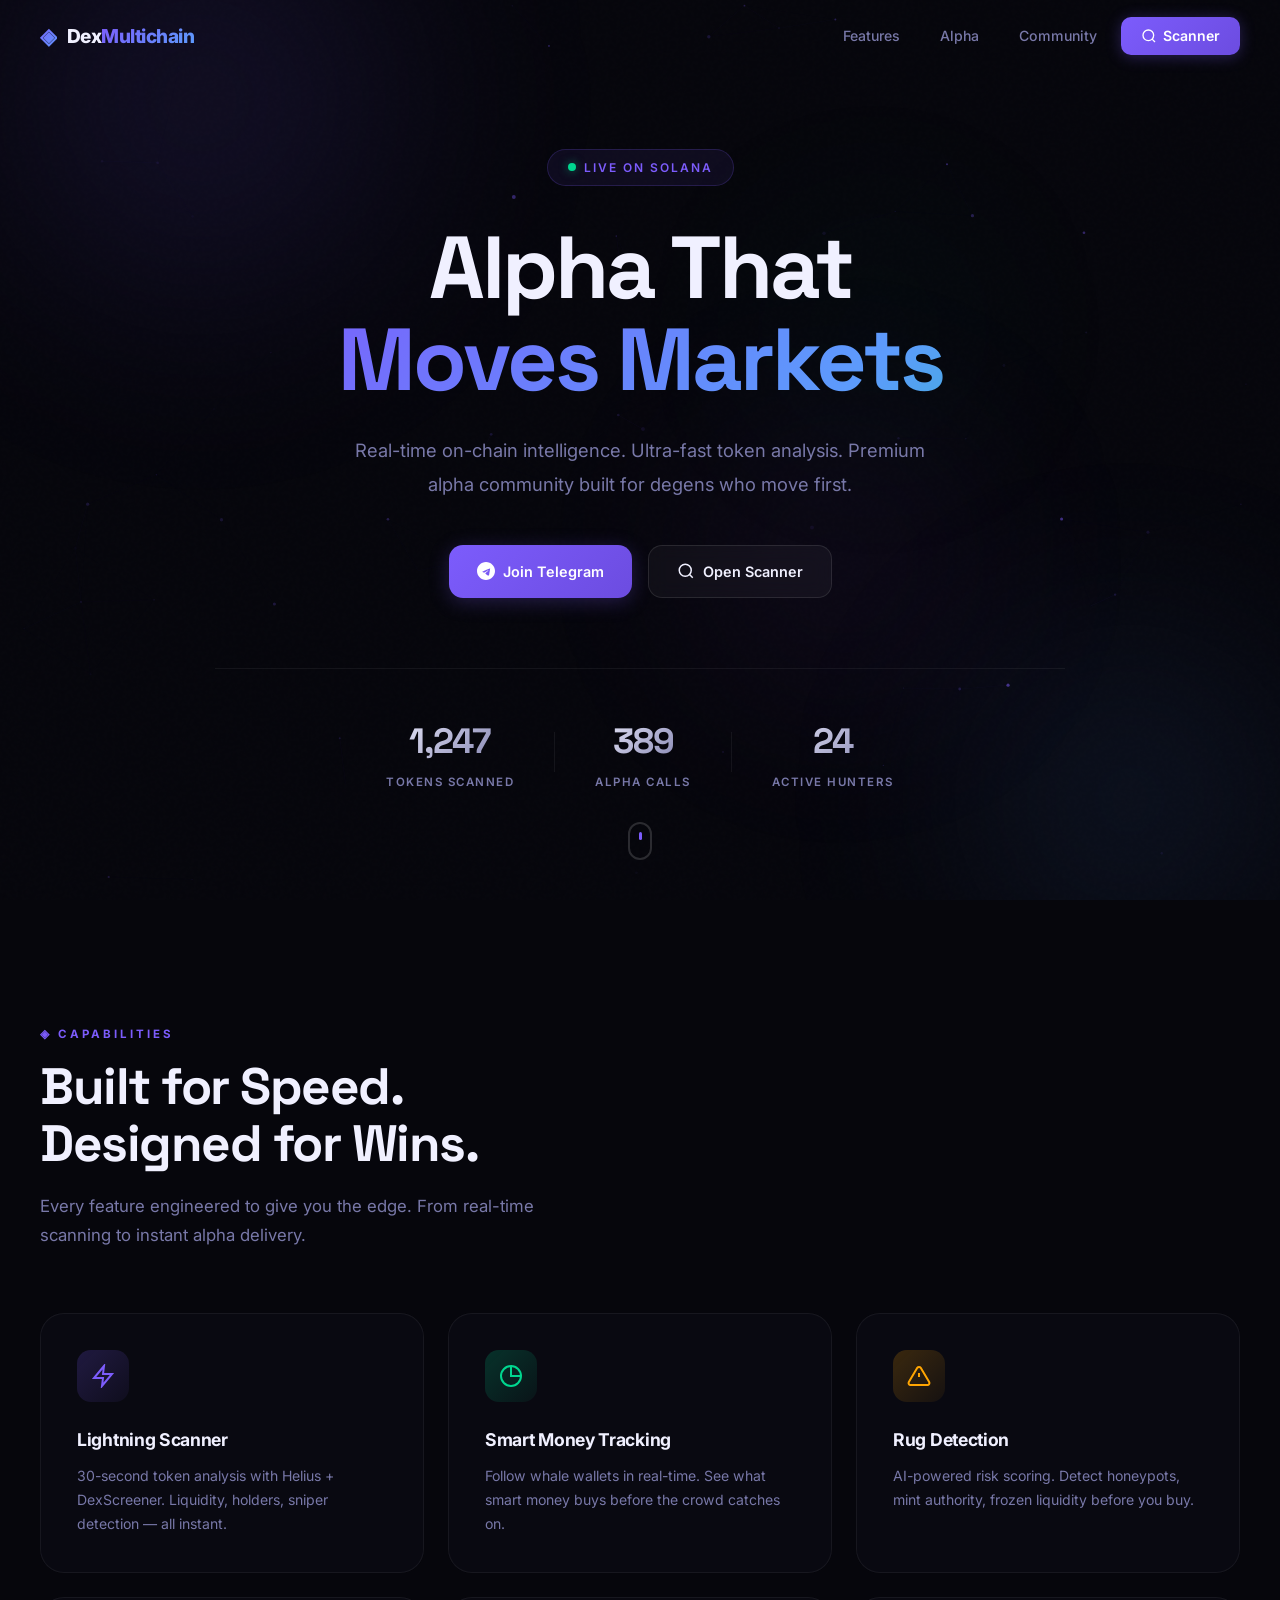
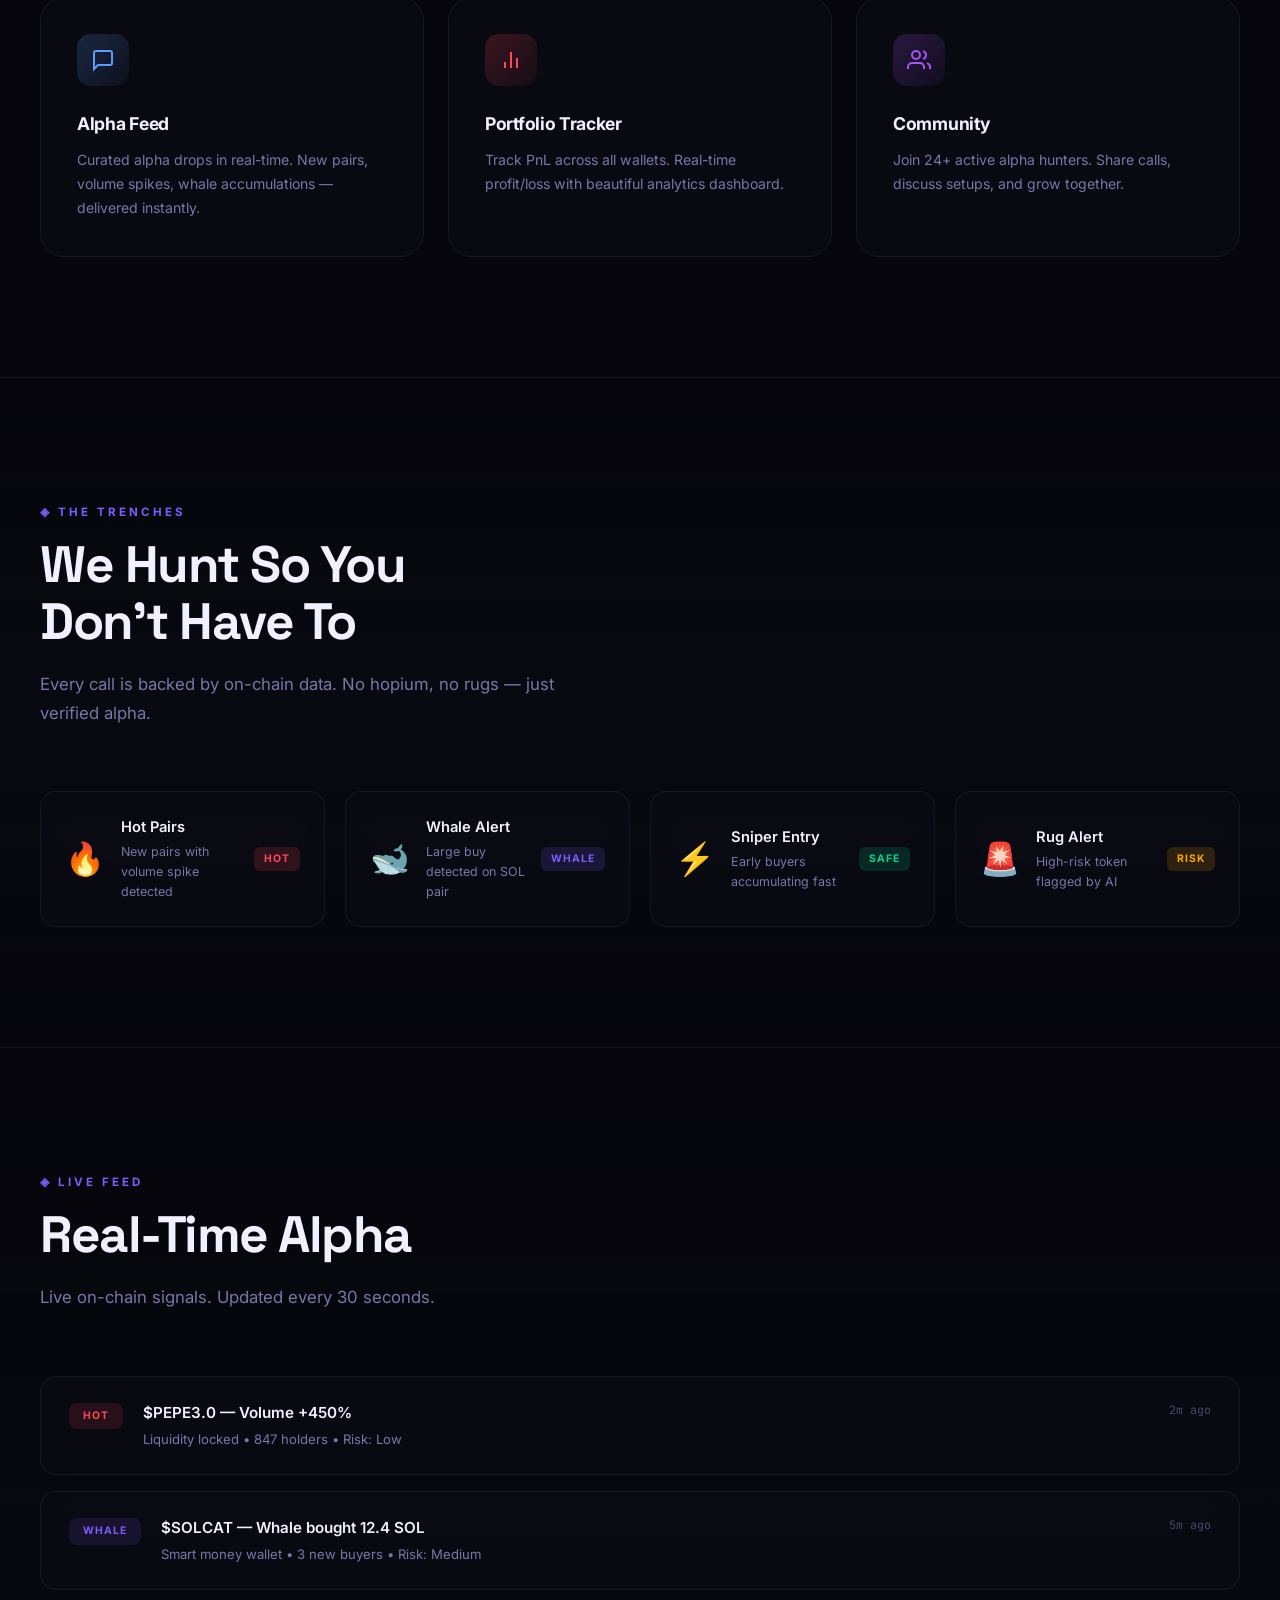
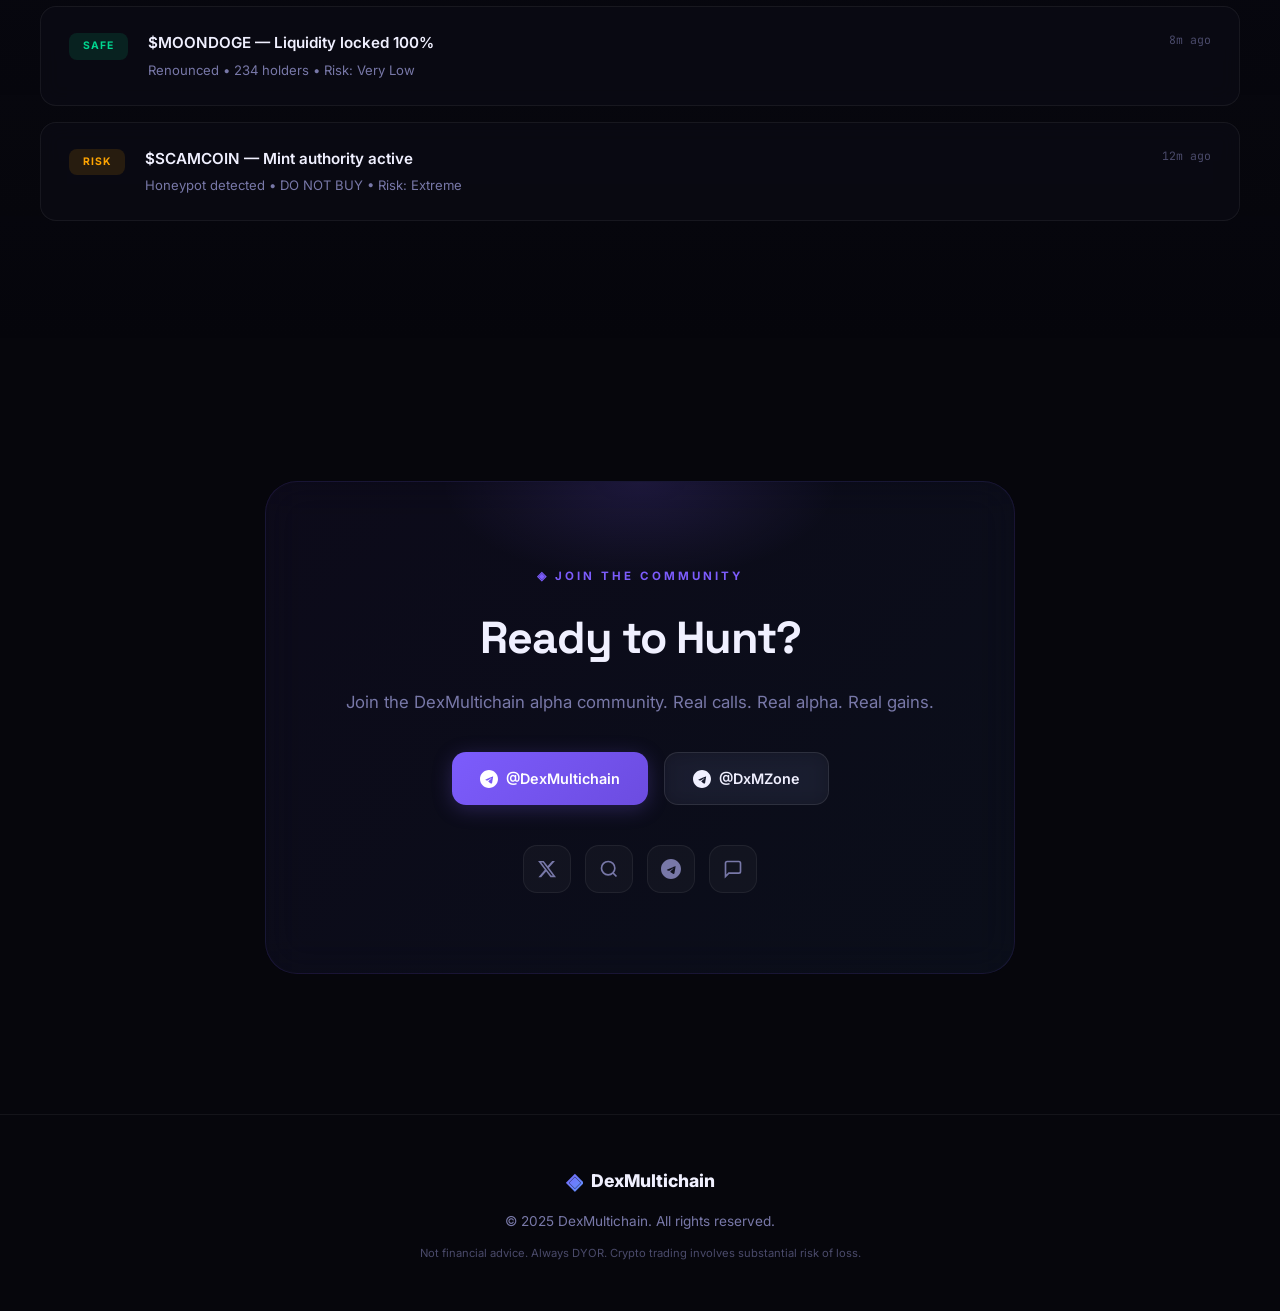
<file: index.html>
<!DOCTYPE html>
<html lang="en">
<head>
<meta charset="UTF-8">
<meta name="viewport" content="width=device-width, initial-scale=1.0">
<title>DexMultichain — Alpha Community</title>
<link rel="preconnect" href="https://fonts.googleapis.com">
<link rel="preconnect" href="https://fonts.gstatic.com" crossorigin>
<link href="https://fonts.googleapis.com/css2?family=Inter:wght@300;400;500;600;700;800;900&family=JetBrains+Mono:wght@400;500;600&family=Space+Grotesk:wght@400;500;600;700&display=swap" rel="stylesheet">
<link rel="stylesheet" href="style.css">
</head>
<body>

<!-- Animated Background -->
<div class="bg-mesh">
  <div class="mesh-orb mesh-orb-1"></div>
  <div class="mesh-orb mesh-orb-2"></div>
  <div class="mesh-orb mesh-orb-3"></div>
  <div class="mesh-orb mesh-orb-4"></div>
</div>
<canvas id="particleCanvas"></canvas>
<div class="noise-overlay"></div>

<!-- Nav -->
<nav class="navbar">
  <div class="nav-inner">
    <a href="#" class="logo">
      <span class="logo-icon">◈</span>
      <span class="logo-text">Dex<span class="logo-highlight">Multichain</span></span>
    </a>
    <div class="nav-links">
      <a href="#features">Features</a>
      <a href="#alpha">Alpha</a>
      <a href="#community">Community</a>
      <a href="scanner.html" class="nav-cta">
        <svg width="16" height="16" viewBox="0 0 24 24" fill="none" stroke="currentColor" stroke-width="2"><circle cx="11" cy="11" r="8"/><path d="m21 21-4.3-4.3"/></svg>
        Scanner
      </a>
    </div>
    <button class="mobile-menu-btn" id="mobileMenuBtn" aria-label="Menu">
      <span></span><span></span><span></span>
    </button>
  </div>
</nav>

<!-- Mobile Menu -->
<div class="mobile-menu" id="mobileMenu">
  <a href="#features">Features</a>
  <a href="#alpha">Alpha</a>
  <a href="#community">Community</a>
  <a href="scanner.html" class="nav-cta">Scanner</a>
</div>

<!-- Hero -->
<section class="hero" id="hero">
  <div class="hero-content">
    <div class="hero-badge reveal">
      <span class="badge-dot"></span>
      <span>LIVE ON SOLANA</span>
    </div>
    <h1 class="hero-title reveal">
      <span class="title-line">Alpha That</span>
      <span class="title-line gradient-text">Moves Markets</span>
    </h1>
    <p class="hero-desc reveal">Real-time on-chain intelligence. Ultra-fast token analysis. Premium alpha community built for degens who move first.</p>
    <div class="hero-buttons reveal">
      <a href="https://t.me/DexMultichain" target="_blank" class="btn btn-primary btn-glow">
        <svg width="18" height="18" viewBox="0 0 24 24" fill="currentColor"><path d="M12 0C5.37 0 0 5.37 0 12s5.37 12 12 12 12-5.37 12-12S18.63 0 12 0zm5.56 8.16c-.18 1.87-.96 6.55-1.36 8.69-.17.9-.5 1.2-.82 1.23-.7.06-1.23-.46-1.9-.9-.73-.49-1.15-.77-1.87-1.23-.84-.53-.3-1.21.53-1.88.22-.18 2.94-2.7 3-2.9a.2.2 0 00-.05-.18c-.06-.05-.14-.03-.21-.02-.09.02-1.49.95-4.22 2.79-.4.27-.76.41-1.08.4-.36-.01-1.04-.2-1.55-.37-.63-.2-1.12-.31-1.08-.66.02-.18.27-.36.74-.55 2.92-1.27 4.86-2.11 5.83-2.51 2.78-1.16 3.35-1.36 3.73-1.36.08 0 .27.02.39.12.1.08.13.19.14.27-.01.06.01.24 0 .38z"/></svg>
        Join Telegram
      </a>
      <a href="scanner.html" class="btn btn-glass">
        <svg width="18" height="18" viewBox="0 0 24 24" fill="none" stroke="currentColor" stroke-width="2"><circle cx="11" cy="11" r="8"/><path d="m21 21-4.3-4.3"/></svg>
        Open Scanner
      </a>
    </div>
    <div class="hero-stats reveal">
      <div class="stat">
        <div class="stat-num" data-count="1247">0</div>
        <div class="stat-label">Tokens Scanned</div>
      </div>
      <div class="stat-divider"></div>
      <div class="stat">
        <div class="stat-num" data-count="389">0</div>
        <div class="stat-label">Alpha Calls</div>
      </div>
      <div class="stat-divider"></div>
      <div class="stat">
        <div class="stat-num" data-count="24">0</div>
        <div class="stat-label">Active Hunters</div>
      </div>
    </div>
  </div>
  <div class="scroll-indicator">
    <div class="scroll-mouse">
      <div class="scroll-wheel"></div>
    </div>
  </div>
</section>

<!-- Features -->
<section class="section features" id="features">
  <div class="section-inner">
    <div class="section-header reveal">
      <span class="section-label">◈ Capabilities</span>
      <h2>Built for Speed.<br>Designed for Wins.</h2>
      <p class="section-desc">Every feature engineered to give you the edge. From real-time scanning to instant alpha delivery.</p>
    </div>
    <div class="features-grid">
      <div class="feature-card reveal" data-delay="0">
        <div class="feature-glow"></div>
        <div class="feature-icon" style="background: linear-gradient(135deg, rgba(124,92,252,0.2), rgba(124,92,252,0.05)); color: #7c5cfc;">
          <svg width="24" height="24" viewBox="0 0 24 24" fill="none" stroke="currentColor" stroke-width="2"><path d="M13 2L3 14h9l-1 8 10-12h-9l1-8z"/></svg>
        </div>
        <h3>Lightning Scanner</h3>
        <p>30-second token analysis with Helius + DexScreener. Liquidity, holders, sniper detection — all instant.</p>
      </div>
      <div class="feature-card reveal" data-delay="100">
        <div class="feature-glow"></div>
        <div class="feature-icon" style="background: linear-gradient(135deg, rgba(0,214,143,0.2), rgba(0,214,143,0.05)); color: #00d68f;">
          <svg width="24" height="24" viewBox="0 0 24 24" fill="none" stroke="currentColor" stroke-width="2"><path d="M12 2a10 10 0 1 0 10 10H12V2z"/><path d="M12 2a10 10 0 0 1 10 10"/></svg>
        </div>
        <h3>Smart Money Tracking</h3>
        <p>Follow whale wallets in real-time. See what smart money buys before the crowd catches on.</p>
      </div>
      <div class="feature-card reveal" data-delay="200">
        <div class="feature-glow"></div>
        <div class="feature-icon" style="background: linear-gradient(135deg, rgba(255,165,2,0.2), rgba(255,165,2,0.05)); color: #ffa502;">
          <svg width="24" height="24" viewBox="0 0 24 24" fill="none" stroke="currentColor" stroke-width="2"><path d="M10.29 3.86L1.82 18a2 2 0 0 0 1.71 3h16.94a2 2 0 0 0 1.71-3L13.71 3.86a2 2 0 0 0-3.42 0z"/><line x1="12" y1="9" x2="12" y2="13"/><line x1="12" y1="17" x2="12.01" y2="17"/></svg>
        </div>
        <h3>Rug Detection</h3>
        <p>AI-powered risk scoring. Detect honeypots, mint authority, frozen liquidity before you buy.</p>
      </div>
      <div class="feature-card reveal" data-delay="300">
        <div class="feature-glow"></div>
        <div class="feature-icon" style="background: linear-gradient(135deg, rgba(92,156,252,0.2), rgba(92,156,252,0.05)); color: #5c9cfc;">
          <svg width="24" height="24" viewBox="0 0 24 24" fill="none" stroke="currentColor" stroke-width="2"><path d="M21 15a2 2 0 0 1-2 2H7l-4 4V5a2 2 0 0 1 2-2h14a2 2 0 0 1 2 2z"/></svg>
        </div>
        <h3>Alpha Feed</h3>
        <p>Curated alpha drops in real-time. New pairs, volume spikes, whale accumulations — delivered instantly.</p>
      </div>
      <div class="feature-card reveal" data-delay="400">
        <div class="feature-glow"></div>
        <div class="feature-icon" style="background: linear-gradient(135deg, rgba(255,71,87,0.2), rgba(255,71,87,0.05)); color: #ff4757;">
          <svg width="24" height="24" viewBox="0 0 24 24" fill="none" stroke="currentColor" stroke-width="2"><line x1="18" y1="20" x2="18" y2="10"/><line x1="12" y1="20" x2="12" y2="4"/><line x1="6" y1="20" x2="6" y2="14"/></svg>
        </div>
        <h3>Portfolio Tracker</h3>
        <p>Track PnL across all wallets. Real-time profit/loss with beautiful analytics dashboard.</p>
      </div>
      <div class="feature-card reveal" data-delay="500">
        <div class="feature-glow"></div>
        <div class="feature-icon" style="background: linear-gradient(135deg, rgba(168,85,247,0.2), rgba(168,85,247,0.05)); color: #a855f7;">
          <svg width="24" height="24" viewBox="0 0 24 24" fill="none" stroke="currentColor" stroke-width="2"><path d="M17 21v-2a4 4 0 0 0-4-4H5a4 4 0 0 0-4 4v2"/><circle cx="9" cy="7" r="4"/><path d="M23 21v-2a4 4 0 0 0-3-3.87"/><path d="M16 3.13a4 4 0 0 1 0 7.75"/></svg>
        </div>
        <h3>Community</h3>
        <p>Join 24+ active alpha hunters. Share calls, discuss setups, and grow together.</p>
      </div>
    </div>
  </div>
</section>

<!-- Trenches -->
<section class="section trenches" id="alpha">
  <div class="section-inner">
    <div class="section-header reveal">
      <span class="section-label">◈ The Trenches</span>
      <h2>We Hunt So You<br>Don't Have To</h2>
      <p class="section-desc">Every call is backed by on-chain data. No hopium, no rugs — just verified alpha.</p>
    </div>
    <div class="trenches-grid">
      <div class="trench-card reveal" data-delay="0">
        <div class="trench-icon">🔥</div>
        <div class="trench-info">
          <h4>Hot Pairs</h4>
          <p>New pairs with volume spike detected</p>
        </div>
        <div class="trench-badge badge-hot">HOT</div>
      </div>
      <div class="trench-card reveal" data-delay="100">
        <div class="trench-icon">🐋</div>
        <div class="trench-info">
          <h4>Whale Alert</h4>
          <p>Large buy detected on SOL pair</p>
        </div>
        <div class="trench-badge badge-alpha">WHALE</div>
      </div>
      <div class="trench-card reveal" data-delay="200">
        <div class="trench-icon">⚡</div>
        <div class="trench-info">
          <h4>Sniper Entry</h4>
          <p>Early buyers accumulating fast</p>
        </div>
        <div class="trench-badge badge-green">SAFE</div>
      </div>
      <div class="trench-card reveal" data-delay="300">
        <div class="trench-icon">🚨</div>
        <div class="trench-info">
          <h4>Rug Alert</h4>
          <p>High-risk token flagged by AI</p>
        </div>
        <div class="trench-badge badge-alert">RISK</div>
      </div>
    </div>
  </div>
</section>

<!-- Live Alpha Feed -->
<section class="section alpha-section">
  <div class="section-inner">
    <div class="section-header reveal">
      <span class="section-label">◈ Live Feed</span>
      <h2>Real-Time Alpha</h2>
      <p class="section-desc">Live on-chain signals. Updated every 30 seconds.</p>
    </div>
    <div class="alpha-feed" id="alphaFeed">
      <div class="alpha-item reveal" data-delay="0">
        <div class="alpha-tag tag-hot">HOT</div>
        <div class="alpha-content">
          <h4>$PEPE3.0 — Volume +450%</h4>
          <p>Liquidity locked • 847 holders • Risk: Low</p>
        </div>
        <div class="alpha-time">2m ago</div>
      </div>
      <div class="alpha-item reveal" data-delay="100">
        <div class="alpha-tag tag-alpha">WHALE</div>
        <div class="alpha-content">
          <h4>$SOLCAT — Whale bought 12.4 SOL</h4>
          <p>Smart money wallet • 3 new buyers • Risk: Medium</p>
        </div>
        <div class="alpha-time">5m ago</div>
      </div>
      <div class="alpha-item reveal" data-delay="200">
        <div class="alpha-tag tag-green">SAFE</div>
        <div class="alpha-content">
          <h4>$MOONDOGE — Liquidity locked 100%</h4>
          <p>Renounced • 234 holders • Risk: Very Low</p>
        </div>
        <div class="alpha-time">8m ago</div>
      </div>
      <div class="alpha-item reveal" data-delay="300">
        <div class="alpha-tag tag-alert">RISK</div>
        <div class="alpha-content">
          <h4>$SCAMCOIN — Mint authority active</h4>
          <p>Honeypot detected • DO NOT BUY • Risk: Extreme</p>
        </div>
        <div class="alpha-time">12m ago</div>
      </div>
    </div>
  </div>
</section>

<!-- CTA -->
<section class="cta-section" id="community">
  <div class="cta-box reveal">
    <div class="cta-glow"></div>
    <span class="section-label">◈ Join the Community</span>
    <h2>Ready to Hunt?</h2>
    <p>Join the DexMultichain alpha community. Real calls. Real alpha. Real gains.</p>
    <div class="hero-buttons">
      <a href="https://t.me/DexMultichain" target="_blank" class="btn btn-primary btn-glow">
        <svg width="18" height="18" viewBox="0 0 24 24" fill="currentColor"><path d="M12 0C5.37 0 0 5.37 0 12s5.37 12 12 12 12-5.37 12-12S18.63 0 12 0zm5.56 8.16c-.18 1.87-.96 6.55-1.36 8.69-.17.9-.5 1.2-.82 1.23-.7.06-1.23-.46-1.9-.9-.73-.49-1.15-.77-1.87-1.23-.84-.53-.3-1.21.53-1.88.22-.18 2.94-2.7 3-2.9a.2.2 0 00-.05-.18c-.06-.05-.14-.03-.21-.02-.09.02-1.49.95-4.22 2.79-.4.27-.76.41-1.08.4-.36-.01-1.04-.2-1.55-.37-.63-.2-1.12-.31-1.08-.66.02-.18.27-.36.74-.55 2.92-1.27 4.86-2.11 5.83-2.51 2.78-1.16 3.35-1.36 3.73-1.36.08 0 .27.02.39.12.1.08.13.19.14.27-.01.06.01.24 0 .38z"/></svg>
        @DexMultichain
      </a>
      <a href="https://t.me/DxMZone" target="_blank" class="btn btn-glass">
        <svg width="18" height="18" viewBox="0 0 24 24" fill="currentColor"><path d="M12 0C5.37 0 0 5.37 0 12s5.37 12 12 12 12-5.37 12-12S18.63 0 12 0zm5.56 8.16c-.18 1.87-.96 6.55-1.36 8.69-.17.9-.5 1.2-.82 1.23-.7.06-1.23-.46-1.9-.9-.73-.49-1.15-.77-1.87-1.23-.84-.53-.3-1.21.53-1.88.22-.18 2.94-2.7 3-2.9a.2.2 0 00-.05-.18c-.06-.05-.14-.03-.21-.02-.09.02-1.49.95-4.22 2.79-.4.27-.76.41-1.08.4-.36-.01-1.04-.2-1.55-.37-.63-.2-1.12-.31-1.08-.66.02-.18.27-.36.74-.55 2.92-1.27 4.86-2.11 5.83-2.51 2.78-1.16 3.35-1.36 3.73-1.36.08 0 .27.02.39.12.1.08.13.19.14.27-.01.06.01.24 0 .38z"/></svg>
        @DxMZone
      </a>
    </div>
    <div class="social-links reveal">
      <a href="https://x.com/vaultmarco" target="_blank" class="social-link" aria-label="X">
        <svg width="20" height="20" viewBox="0 0 24 24" fill="currentColor"><path d="M18.244 2.25h3.308l-7.227 8.26 8.502 11.24H16.17l-5.214-6.817L4.99 21.75H1.68l7.73-8.835L1.254 2.25H8.08l4.713 6.231zm-1.161 17.52h1.833L7.084 4.126H5.117z"/></svg>
      </a>
      <a href="scanner.html" class="social-link" aria-label="Scanner">
        <svg width="20" height="20" viewBox="0 0 24 24" fill="none" stroke="currentColor" stroke-width="2"><circle cx="11" cy="11" r="8"/><path d="m21 21-4.3-4.3"/></svg>
      </a>
      <a href="https://t.me/DexMultichain" target="_blank" class="social-link" aria-label="Telegram">
        <svg width="20" height="20" viewBox="0 0 24 24" fill="currentColor"><path d="M12 0C5.37 0 0 5.37 0 12s5.37 12 12 12 12-5.37 12-12S18.63 0 12 0zm5.56 8.16c-.18 1.87-.96 6.55-1.36 8.69-.17.9-.5 1.2-.82 1.23-.7.06-1.23-.46-1.9-.9-.73-.49-1.15-.77-1.87-1.23-.84-.53-.3-1.21.53-1.88.22-.18 2.94-2.7 3-2.9a.2.2 0 00-.05-.18c-.06-.05-.14-.03-.21-.02-.09.02-1.49.95-4.22 2.79-.4.27-.76.41-1.08.4-.36-.01-1.04-.2-1.55-.37-.63-.2-1.12-.31-1.08-.66.02-.18.27-.36.74-.55 2.92-1.27 4.86-2.11 5.83-2.51 2.78-1.16 3.35-1.36 3.73-1.36.08 0 .27.02.39.12.1.08.13.19.14.27-.01.06.01.24 0 .38z"/></svg>
      </a>
      <a href="https://t.me/DxMZone" target="_blank" class="social-link" aria-label="DxM Zone">
        <svg width="20" height="20" viewBox="0 0 24 24" fill="none" stroke="currentColor" stroke-width="2"><path d="M21 15a2 2 0 0 1-2 2H7l-4 4V5a2 2 0 0 1 2-2h14a2 2 0 0 1 2 2z"/></svg>
      </a>
    </div>
  </div>
</section>

<!-- Footer -->
<footer>
  <div class="footer-inner">
    <div class="footer-logo">
      <span class="logo-icon">◈</span> DexMultichain
    </div>
    <p>© 2025 DexMultichain. All rights reserved.</p>
    <p class="disclaimer">Not financial advice. Always DYOR. Crypto trading involves substantial risk of loss.</p>
  </div>
</footer>

<script src="app.js"></script>
</body>
</html>
</file>
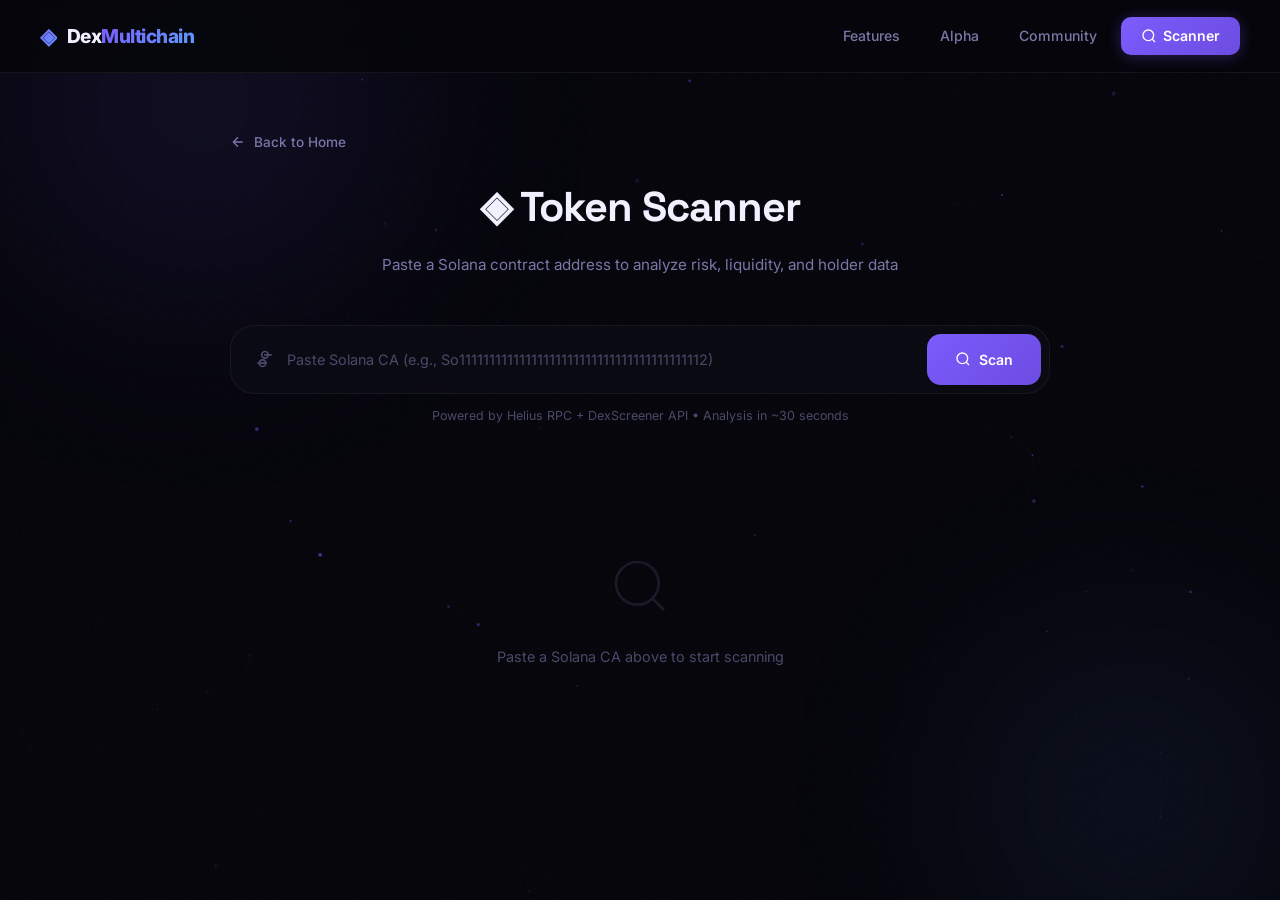
<file: scanner.html>
<!DOCTYPE html>
<html lang="en">
<head>
<meta charset="UTF-8">
<meta name="viewport" content="width=device-width, initial-scale=1.0">
<title>DxM Scanner — Token Analysis</title>
<link rel="preconnect" href="https://fonts.googleapis.com">
<link rel="preconnect" href="https://fonts.gstatic.com" crossorigin>
<link href="https://fonts.googleapis.com/css2?family=Inter:wght@300;400;500;600;700;800;900&family=JetBrains+Mono:wght@400;500;600&family=Space+Grotesk:wght@400;500;600;700&display=swap" rel="stylesheet">
<link rel="stylesheet" href="style.css">
<style>
/* Scanner-specific overrides and additions */
.scanner-page { padding-top: 92px; min-height: 100vh; }
.scanner-page .navbar { background: rgba(6,6,12,0.9); backdrop-filter: blur(20px); border-bottom: 1px solid var(--border); }

.scanner-container {
  max-width: 900px;
  margin: 0 auto;
  padding: 40px 40px 100px;
  position: relative;
  z-index: 2;
}

.scanner-header {
  text-align: center;
  margin-bottom: 48px;
}

.scanner-header h1 {
  font-family: 'Space Grotesk', sans-serif;
  font-size: clamp(1.8rem, 4vw, 2.6rem);
  font-weight: 700;
  letter-spacing: -1px;
  margin-bottom: 12px;
}

.scanner-header p {
  color: var(--text2);
  font-size: 0.95rem;
}

/* Search */
.search-box {
  position: relative;
  margin-bottom: 48px;
}

.search-input-wrap {
  display: flex;
  gap: 12px;
  background: rgba(12,12,22,0.8);
  border: 1px solid var(--border);
  border-radius: var(--radius-lg);
  padding: 8px 8px 8px 24px;
  transition: all var(--transition);
  backdrop-filter: blur(20px);
}

.search-input-wrap:focus-within {
  border-color: rgba(124,92,252,0.4);
  box-shadow: 0 0 40px rgba(124,92,252,0.08), 0 0 0 1px rgba(124,92,252,0.15);
}

.search-icon {
  display: flex;
  align-items: center;
  color: var(--text3);
  flex-shrink: 0;
}

.search-input {
  flex: 1;
  background: none;
  border: none;
  outline: none;
  color: var(--text);
  font-family: 'JetBrains Mono', monospace;
  font-size: 0.9rem;
  padding: 16px 0;
  min-width: 0;
}

.search-input::placeholder {
  color: var(--text3);
  font-family: 'Inter', sans-serif;
}

.search-btn {
  display: flex;
  align-items: center;
  gap: 8px;
  padding: 14px 28px;
  background: linear-gradient(135deg, var(--accent), #6c4ce0);
  color: #fff;
  border: none;
  border-radius: 14px;
  font-weight: 600;
  font-size: 0.88rem;
  cursor: pointer;
  transition: all var(--transition);
  font-family: inherit;
  white-space: nowrap;
}

.search-btn:hover {
  transform: translateY(-2px);
  box-shadow: 0 8px 30px rgba(124,92,252,0.4);
}

.search-btn:disabled {
  opacity: 0.6;
  cursor: not-allowed;
  transform: none;
}

.search-hint {
  margin-top: 12px;
  font-size: 0.78rem;
  color: var(--text3);
  text-align: center;
}

/* Loading */
.scanner-loading {
  display: none;
  text-align: center;
  padding: 80px 20px;
}

.scanner-loading.active { display: block; }

.loading-ring {
  width: 48px; height: 48px;
  border: 3px solid rgba(124,92,252,0.1);
  border-top-color: var(--accent);
  border-radius: 50%;
  margin: 0 auto 24px;
  animation: spin 0.8s linear infinite;
}

@keyframes spin { to { transform: rotate(360deg); } }

.loading-text {
  color: var(--text2);
  font-size: 0.9rem;
}

.loading-dots::after {
  content: '';
  animation: dots 1.5s steps(4, end) infinite;
}

@keyframes dots {
  0% { content: ''; }
  25% { content: '.'; }
  50% { content: '..'; }
  75% { content: '...'; }
  100% { content: ''; }
}

/* Results */
.scanner-results {
  display: none;
  flex-direction: column;
  gap: 20px;
}

.scanner-results.active { display: flex; }

/* Token Card */
.token-card {
  background: rgba(12,12,22,0.7);
  border: 1px solid var(--border);
  border-radius: var(--radius-lg);
  overflow: hidden;
  backdrop-filter: blur(20px);
  animation: slideUp 0.5s cubic-bezier(0.22, 1, 0.36, 1);
}

@keyframes slideUp {
  from { opacity: 0; transform: translateY(20px); }
  to { opacity: 1; transform: translateY(0); }
}

.token-header {
  display: flex;
  align-items: center;
  gap: 20px;
  padding: 28px 32px;
  border-bottom: 1px solid var(--border);
}

.token-symbol {
  font-family: 'Space Grotesk', sans-serif;
  font-size: 1.4rem;
  font-weight: 700;
  letter-spacing: -0.5px;
}

.token-address {
  font-family: 'JetBrains Mono', monospace;
  font-size: 0.78rem;
  color: var(--text2);
  margin-top: 2px;
  cursor: pointer;
  transition: color var(--transition-fast);
}

.token-address:hover { color: var(--accent); }

.token-risk {
  margin-left: auto;
  padding: 6px 16px;
  border-radius: 8px;
  font-size: 0.72rem;
  font-weight: 700;
  letter-spacing: 1px;
  text-transform: uppercase;
}

.risk-low { background: rgba(0,214,143,0.1); color: var(--green); }
.risk-medium { background: rgba(255,165,2,0.1); color: var(--yellow); }
.risk-high { background: rgba(255,71,87,0.1); color: var(--red); }

.token-body {
  padding: 28px 32px;
}

.token-metrics {
  display: grid;
  grid-template-columns: repeat(auto-fit, minmax(160px, 1fr));
  gap: 24px;
}

.metric {
  display: flex;
  flex-direction: column;
  gap: 6px;
}

.metric-label {
  font-size: 0.72rem;
  color: var(--text3);
  font-weight: 600;
  text-transform: uppercase;
  letter-spacing: 1px;
}

.metric-value {
  font-family: 'JetBrains Mono', monospace;
  font-size: 1.05rem;
  font-weight: 600;
  color: var(--text);
}

.metric-value.green { color: var(--green); }
.metric-value.red { color: var(--red); }

/* Analysis bars */
.token-analysis {
  margin-top: 28px;
  display: flex;
  flex-direction: column;
  gap: 20px;
}

.analysis-row {
  display: flex;
  align-items: center;
  gap: 16px;
}

.analysis-label {
  font-size: 0.82rem;
  color: var(--text2);
  min-width: 120px;
  font-weight: 500;
}

.analysis-bar {
  flex: 1;
  height: 6px;
  background: rgba(255,255,255,0.04);
  border-radius: 3px;
  overflow: hidden;
}

.analysis-fill {
  height: 100%;
  border-radius: 3px;
  transition: width 1s cubic-bezier(0.22, 1, 0.36, 1);
  width: 0%;
}

.analysis-fill.fill-purple { background: linear-gradient(90deg, var(--accent), var(--accent3)); }
.analysis-fill.fill-green { background: linear-gradient(90deg, var(--green), #00f5a0); }
.analysis-fill.fill-blue { background: linear-gradient(90deg, var(--accent2), #7cb5ff); }
.analysis-fill.fill-yellow { background: linear-gradient(90deg, var(--yellow), #ffc542); }

.analysis-value {
  font-family: 'JetBrains Mono', monospace;
  font-size: 0.82rem;
  color: var(--text);
  font-weight: 600;
  min-width: 40px;
  text-align: right;
}

/* Signals */
.token-signals {
  margin-top: 28px;
  padding-top: 24px;
  border-top: 1px solid var(--border);
}

.signals-title {
  font-size: 0.78rem;
  font-weight: 700;
  text-transform: uppercase;
  letter-spacing: 1.5px;
  color: var(--text2);
  margin-bottom: 16px;
}

.signals-grid {
  display: flex;
  flex-wrap: wrap;
  gap: 10px;
}

.signal {
  display: flex;
  align-items: center;
  gap: 6px;
  padding: 8px 16px;
  border-radius: 10px;
  font-size: 0.78rem;
  font-weight: 600;
}

.signal-good { background: rgba(0,214,143,0.08); color: var(--green); }
.signal-warn { background: rgba(255,165,2,0.08); color: var(--yellow); }
.signal-bad { background: rgba(255,71,87,0.08); color: var(--red); }
.signal-info { background: rgba(92,156,252,0.08); color: var(--accent2); }

/* No results */
.scanner-empty {
  text-align: center;
  padding: 80px 20px;
  color: var(--text3);
}

.scanner-empty svg {
  margin-bottom: 20px;
  opacity: 0.3;
}

.scanner-empty p {
  font-size: 0.9rem;
}

/* Scanner nav back */
.scanner-back {
  display: inline-flex;
  align-items: center;
  gap: 8px;
  color: var(--text2);
  font-size: 0.85rem;
  font-weight: 500;
  margin-bottom: 24px;
  transition: color var(--transition-fast);
  background: none;
  border: none;
  cursor: pointer;
  font-family: inherit;
  padding: 0;
}

.scanner-back:hover { color: var(--accent); }

/* Responsive */
@media (max-width: 768px) {
  .scanner-container { padding: 24px 20px 80px; }
  .search-input-wrap { flex-wrap: wrap; padding: 8px; }
  .search-btn { width: 100%; justify-content: center; }
  .token-header { flex-wrap: wrap; padding: 20px; }
  .token-body { padding: 20px; }
  .token-metrics { grid-template-columns: repeat(2, 1fr); gap: 16px; }
  .analysis-label { min-width: 90px; font-size: 0.75rem; }
}
</style>
</head>
<body class="scanner-page">

<!-- Background -->
<div class="bg-mesh">
  <div class="mesh-orb mesh-orb-1"></div>
  <div class="mesh-orb mesh-orb-2"></div>
</div>
<canvas id="particleCanvas"></canvas>
<div class="noise-overlay"></div>

<!-- Nav -->
<nav class="navbar">
  <div class="nav-inner">
    <a href="index.html" class="logo">
      <span class="logo-icon">◈</span>
      <span class="logo-text">Dex<span class="logo-highlight">Multichain</span></span>
    </a>
    <div class="nav-links">
      <a href="index.html#features">Features</a>
      <a href="index.html#alpha">Alpha</a>
      <a href="index.html#community">Community</a>
      <a href="scanner.html" class="nav-cta">
        <svg width="16" height="16" viewBox="0 0 24 24" fill="none" stroke="currentColor" stroke-width="2"><circle cx="11" cy="11" r="8"/><path d="m21 21-4.3-4.3"/></svg>
        Scanner
      </a>
    </div>
  </div>
</nav>

<!-- Scanner -->
<div class="scanner-container">
  <button class="scanner-back" onclick="window.location='index.html'">
    <svg width="16" height="16" viewBox="0 0 24 24" fill="none" stroke="currentColor" stroke-width="2"><path d="M19 12H5M12 19l-7-7 7-7"/></svg>
    Back to Home
  </button>

  <div class="scanner-header">
    <h1>◈ Token Scanner</h1>
    <p>Paste a Solana contract address to analyze risk, liquidity, and holder data</p>
  </div>

  <div class="search-box">
    <div class="search-input-wrap">
      <div class="search-icon">
        <svg width="20" height="20" viewBox="0 0 24 24" fill="none" stroke="currentColor" stroke-width="2"><path d="M20 7h-9M14 17H3"/><circle cx="12" cy="7" r="4" transform="rotate(90 12 7)"/><circle cx="9" cy="17" r="4" transform="rotate(90 9 17)"/></svg>
      </div>
      <input type="text" class="search-input" id="caInput" placeholder="Paste Solana CA (e.g., So11111111111111111111111111111111111111112)" autocomplete="off" spellcheck="false">
      <button class="search-btn" id="scanBtn" onclick="scanToken()">
        <svg width="16" height="16" viewBox="0 0 24 24" fill="none" stroke="currentColor" stroke-width="2"><circle cx="11" cy="11" r="8"/><path d="m21 21-4.3-4.3"/></svg>
        Scan
      </button>
    </div>
    <p class="search-hint">Powered by Helius RPC + DexScreener API • Analysis in ~30 seconds</p>
  </div>

  <!-- Loading -->
  <div class="scanner-loading" id="loading">
    <div class="loading-ring"></div>
    <div class="loading-text">Analyzing on-chain data<span class="loading-dots"></span></div>
  </div>

  <!-- Results -->
  <div class="scanner-results" id="results">
    <div class="token-card" id="tokenCard">
      <div class="token-header">
        <div>
          <div class="token-symbol" id="resSymbol">$UNKNOWN</div>
          <div class="token-address" id="resAddress" onclick="copyAddress()">Click to copy address</div>
        </div>
        <div class="token-risk" id="resRisk">—</div>
      </div>
      <div class="token-body">
        <div class="token-metrics" id="resMetrics">
          <div class="metric">
            <div class="metric-label">Price</div>
            <div class="metric-value" id="resPrice">—</div>
          </div>
          <div class="metric">
            <div class="metric-label">Liquidity</div>
            <div class="metric-value" id="resLiquidity">—</div>
          </div>
          <div class="metric">
            <div class="metric-label">Market Cap</div>
            <div class="metric-value" id="resMcap">—</div>
          </div>
          <div class="metric">
            <div class="metric-label">Holders</div>
            <div class="metric-value" id="resHolders">—</div>
          </div>
          <div class="metric">
            <div class="metric-label">24h Volume</div>
            <div class="metric-value" id="resVolume">—</div>
          </div>
          <div class="metric">
            <div class="metric-label">24h Change</div>
            <div class="metric-value" id="resChange">—</div>
          </div>
        </div>

        <div class="token-analysis">
          <div class="analysis-row">
            <span class="analysis-label">Liquidity</span>
            <div class="analysis-bar"><div class="analysis-fill fill-purple" id="barLiq"></div></div>
            <span class="analysis-value" id="valLiq">—</span>
          </div>
          <div class="analysis-row">
            <span class="analysis-label">Holders</span>
            <div class="analysis-bar"><div class="analysis-fill fill-green" id="barHold"></div></div>
            <span class="analysis-value" id="valHold">—</span>
          </div>
          <div class="analysis-row">
            <span class="analysis-label">Volume</span>
            <div class="analysis-bar"><div class="analysis-fill fill-blue" id="barVol"></div></div>
            <span class="analysis-value" id="valVol">—</span>
          </div>
          <div class="analysis-row">
            <span class="analysis-label">Safety</span>
            <div class="analysis-bar"><div class="analysis-fill fill-yellow" id="barSafe"></div></div>
            <span class="analysis-value" id="valSafe">—</span>
          </div>
        </div>

        <div class="token-signals">
          <div class="signals-title">On-Chain Signals</div>
          <div class="signals-grid" id="resSignals"></div>
        </div>
      </div>
    </div>
  </div>

  <!-- Empty state -->
  <div class="scanner-empty" id="empty">
    <svg width="64" height="64" viewBox="0 0 24 24" fill="none" stroke="currentColor" stroke-width="1"><circle cx="11" cy="11" r="8"/><path d="m21 21-4.3-4.3"/></svg>
    <p>Paste a Solana CA above to start scanning</p>
  </div>
</div>

<script src="app.js"></script>
<script>
// Scanner Logic
const DEMO_TOKENS = {};

// Format helpers
function formatNum(n) {
  if (!n && n !== 0) return '—';
  if (n >= 1e9) return '$' + (n / 1e9).toFixed(2) + 'B';
  if (n >= 1e6) return '$' + (n / 1e6).toFixed(2) + 'M';
  if (n >= 1e3) return '$' + (n / 1e3).toFixed(1) + 'K';
  if (n >= 1) return '$' + n.toFixed(2);
  return '$' + n.toFixed(8);
}

function formatPrice(p) {
  if (!p && p !== 0) return '—';
  if (p >= 1) return '$' + p.toFixed(2);
  if (p >= 0.0001) return '$' + p.toFixed(6);
  return '$' + p.toFixed(10);
}

let currentCA = '';
let abortController = null;

async function scanToken() {
  const input = document.getElementById('caInput');
  const raw = input.value.trim();
  if (!raw || raw.length < 30) {
    input.focus();
    input.parentElement.style.borderColor = 'var(--red)';
    setTimeout(() => input.parentElement.style.borderColor = '', 1000);
    return;
  }

  currentCA = raw;
  const btn = document.getElementById('scanBtn');
  btn.disabled = true;
  btn.innerHTML = '<div class="loading-ring" style="width:18px;height:18px;border-width:2px;margin:0"></div> Scanning...';
  document.getElementById('empty').style.display = 'none';
  document.getElementById('results').classList.remove('active');
  document.getElementById('loading').classList.add('active');
  document.getElementById('loading').querySelector('.loading-text').textContent = 'Fetching from DexScreener + Helius...';

  // Cancel previous request if any
  if (abortController) abortController.abort();
  abortController = new AbortController();

  try {
    // ── Fetch from DexScreener ──
    const dsRes = await fetch(`https://api.dexscreener.com/latest/dex/tokens/${raw}`, {
      signal: abortController.signal
    });
    const dsData = await dsRes.json();
    const pairs = dsData?.pairs || [];

    if (pairs.length === 0) {
      throw new Error('NO_PAIRS');
    }

    const pair = pairs[0];
    const liq = pair.liquidity?.usd || 0;
    const vol = pair.volume?.h24 || 0;
    const price = parseFloat(pair.priceUsd) || 0;
    const mcap = pair.fdv || pair.marketCap || 0;
    const quotes = pair.priceChange || {};

    // ── Risk Analysis ──
    let score = 50;
    const signals = [];

    if (liq >= 100000) { score += 15; signals.push({type:'good', text:'✓ Strong liquidity >$100K'}); }
    else if (liq >= 10000) { score += 5; signals.push({type:'info', text:'ℹ Moderate liquidity'}); }
    else if (liq > 0) { score -= 10; signals.push({type:'warn', text:'⚠ Low liquidity'}); }
    else { score -= 20; signals.push({type:'bad', text:'✗ No liquidity found'}); }

    if (vol >= 1000000) { score += 10; signals.push({type:'good', text:'✓ High volume 24h >$1M'}); }
    else if (vol >= 100000) { score += 5; signals.push({type:'info', text:'ℹ Active trading'}); }

    if (mcap > 0 && mcap <= 50000) { score -= 10; signals.push({type:'warn', text:'⚠ Micro cap — high risk'}); }

    const boosts = pair.boosts || {};
    if (boosts.active > 0) { signals.push({type:'info', text:`ℹ ${boosts.active} active boosts`}); }

    // Price change signals
    if (quotes.h24 !== undefined) {
      const ch = parseFloat(quotes.h24);
      if (ch > 100) signals.push({type:'good', text:`📈 +${ch.toFixed(0)}% in 24h`});
      else if (ch < -50) { score -= 10; signals.push({type:'warn', text:`📉 ${ch.toFixed(0)}% in 24h — dump risk`});
    }

    // Pair age
    if (pair.pairCreatedAt) {
      const ageMs = Date.now() - pair.pairCreatedAt;
      const ageMin = Math.floor(ageMs / 60000);
      if (ageMin < 60) signals.push({type:'info', text:`🕐 Pair age: ${ageMin}m`});
      else if (ageMin < 1440) signals.push({type:'info', text:`🕐 Pair age: ${Math.floor(ageMin/60)}h`});
      else signals.push({type:'info', text:`🕐 Pair age: ${Math.floor(ageMin/1440)}d`});
    }

    // Labels
    (pair.labels || []).forEach(l => {
      if (l === 'pump') signals.push({type:'info', text:'🐸 pump.fun token'});
      if (l === 'raydium') { score += 5; signals.push({type:'good', text:'✓ Raydium listed'}); }
    });

    score = Math.max(0, Math.min(100, score));
    const riskLevel = score >= 75 ? 'LOW' : score >= 50 ? 'MEDIUM' : score >= 25 ? 'HIGH' : 'EXTREME';
    const riskClass = score >= 75 ? 'risk-low' : score >= 50 ? 'risk-medium' : score >= 25 ? 'risk-high' : 'risk-high';

    // ── Render ──
    document.getElementById('resSymbol').textContent = '$' + (pair.baseToken?.symbol || '???');
    document.getElementById('resAddress').textContent = raw.slice(0, 12) + '...' + raw.slice(-8);
    document.getElementById('resRisk').textContent = riskLevel + ' RISK';
    document.getElementById('resRisk').className = 'token-risk ' + riskClass;

    document.getElementById('resPrice').textContent = formatPrice(price);
    document.getElementById('resLiquidity').textContent = formatNum(liq);
    document.getElementById('resMcap').textContent = formatNum(mcap);
    document.getElementById('resHolders').textContent = '—'; // DexScreener doesn't provide holder count
    document.getElementById('resVolume').textContent = formatNum(vol);

    const quotes24 = pair.priceChange?.h24;
    const changeEl = document.getElementById('resChange');
    if (quotes24 !== undefined) {
      const ch = parseFloat(quotes24);
      changeEl.textContent = (ch >= 0 ? '+' : '') + ch.toFixed(1) + '%';
      changeEl.className = 'metric-value ' + (ch >= 0 ? 'green' : 'red');
    } else {
      changeEl.textContent = '—';
      changeEl.className = 'metric-value';
    }

    // Analysis bars
    const liqScore = Math.min(100, Math.floor(liq / 1000));
    const volScore = Math.min(100, Math.floor(vol / 10000));
    const safeScore = score;

    setTimeout(() => {
      document.getElementById('barLiq').style.width = Math.max(5, liqScore) + '%';
      document.getElementById('barVol').style.width = Math.max(5, volScore) + '%';
      document.getElementById('barSafe').style.width = Math.max(5, safeScore) + '%';
    }, 100);

    document.getElementById('valLiq').textContent = formatNum(liq);
    document.getElementById('valVol').textContent = formatNum(vol);
    document.getElementById('valSafe').textContent = score + '%';
    document.getElementById('barHold').style.width = '—';
    document.getElementById('valHold').textContent = '—';

    // Signals
    document.getElementById('resSignals').innerHTML = signals.map(s =>
      `<div class="signal signal-${s.type}">${s.text}</div>`
    ).join('');

    document.getElementById('loading').classList.remove('active');
    document.getElementById('results').classList.add('active');

  } catch (err) {
    if (err.name === 'AbortError') return;

    // Fallback: Demo mode
    if (err.message === 'NO_PAIRS') {
      document.getElementById('loading').querySelector('.loading-text').textContent = 'No DexScreener data — showing demo analysis';
    } else {
      document.getElementById('loading').querySelector('.loading-text').textContent = 'API unreachable — showing demo analysis';
    }

    await new Promise(r => setTimeout(r, 1500));

    // Generate demo data from address hash
    const hash = raw.split('').reduce((a, c) => a + c.charCodeAt(0), 0);
    const symbols = ['MOON', 'DOGE', 'PEPE', 'CHAD', 'WOJAK', 'FROG', 'CAT', 'APED', 'GEM', 'SCAN'];
    const sym = symbols[hash % symbols.length] + (hash % 100);
    const price = parseFloat((Math.random() * 0.01).toFixed(10));
    const liq = Math.floor(Math.random() * 500000) + 5000;
    const vol = Math.floor(Math.random() * 500000);
    const mcap = liq * (Math.random() * 10 + 2);

    let score = 30 + Math.floor(Math.random() * 40);
    const riskLevel = score >= 75 ? 'LOW' : score >= 50 ? 'MEDIUM' : 'HIGH';
    const riskClass = score >= 75 ? 'risk-low' : score >= 50 ? 'risk-medium' : 'risk-high';

    document.getElementById('resSymbol').textContent = '$' + sym;
    document.getElementById('resAddress').textContent = raw.slice(0, 12) + '...' + raw.slice(-8);
    document.getElementById('resRisk').textContent = riskLevel + ' RISK';
    document.getElementById('resRisk').className = 'token-risk ' + riskClass;
    document.getElementById('resPrice').textContent = formatPrice(price);
    document.getElementById('resLiquidity').textContent = formatNum(liq);
    document.getElementById('resMcap').textContent = formatNum(mcap);
    document.getElementById('resHolders').textContent = (Math.floor(Math.random() * 500) + 10).toLocaleString();
    document.getElementById('resVolume').textContent = formatNum(vol);
    document.getElementById('resChange').textContent = (Math.random() * 40 - 20).toFixed(1) + '%';
    document.getElementById('resChange').className = 'metric-value';

    setTimeout(() => {
      document.getElementById('barLiq').style.width = Math.max(10, Math.floor(liq/5000)) + '%';
      document.getElementById('barHold').style.width = (20 + Math.floor(Math.random() * 60)) + '%';
      document.getElementById('barVol').style.width = Math.max(10, Math.floor(vol/5000)) + '%';
      document.getElementById('barSafe').style.width = score + '%';
    }, 100);

    document.getElementById('valLiq').textContent = formatNum(liq);
    document.getElementById('valHold').textContent = '—';
    document.getElementById('valVol').textContent = formatNum(vol);
    document.getElementById('valSafe').textContent = score + '%';

    const demoSignals = [
      {type: liq > 100000 ? 'good' : 'warn', text: liq > 100000 ? '✓ Good liquidity' : '⚠ Low liquidity'},
      {type: vol > 100000 ? 'good' : 'warn', text: vol > 100000 ? '✓ Active volume' : '⚠ Low volume'},
      {type: 'info', text: 'ℹ Demo mode — real data unavailable'},
    ];
    document.getElementById('resSignals').innerHTML = demoSignals.map(s =>
      `<div class="signal signal-${s.type}">${s.text}</div>`
    ).join('');

    document.getElementById('loading').classList.remove('active');
    document.getElementById('results').classList.add('active');

  } finally {
    btn.disabled = false;
    btn.innerHTML = '<svg width="16" height="16" viewBox="0 0 24 24" fill="none" stroke="currentColor" stroke-width="2"><circle cx="11" cy="11" r="8"/><path d="m21 21-4.3-4.3"/></svg> Scan';
  }
}
</script>
</body>
</html>
</file>
<file: style.css>
/* ═══════════════════════════════════════════
   DEXMULTICHAIN — PREMIUM DESIGN SYSTEM
   ═══════════════════════════════════════════ */

:root {
  --bg: #06060c;
  --bg2: #0c0c16;
  --bg3: #12121f;
  --bg4: #1a1a2e;
  --border: rgba(255,255,255,0.06);
  --border2: rgba(255,255,255,0.1);
  --text: #f0f0ff;
  --text2: #7878a8;
  --text3: #4a4a6a;
  --accent: #7c5cfc;
  --accent2: #5c9cfc;
  --accent3: #a855f7;
  --green: #00d68f;
  --red: #ff4757;
  --yellow: #ffa502;
  --cyan: #06b6d4;
  --glow-purple: rgba(124,92,252,0.12);
  --glow-blue: rgba(92,156,252,0.12);
  --glow-green: rgba(0,214,143,0.08);
  --radius: 16px;
  --radius-lg: 24px;
  --radius-xl: 32px;
  --transition: 0.4s cubic-bezier(0.22, 1, 0.36, 1);
  --transition-fast: 0.2s cubic-bezier(0.22, 1, 0.36, 1);
}

/* ── RESET & BASE ── */
*, *::before, *::after {
  margin: 0;
  padding: 0;
  box-sizing: border-box;
}

html {
  scroll-behavior: smooth;
  -webkit-font-smoothing: antialiased;
  -moz-osx-font-smoothing: grayscale;
}

body {
  font-family: 'Inter', -apple-system, BlinkMacSystemFont, sans-serif;
  background: var(--bg);
  color: var(--text);
  overflow-x: hidden;
  line-height: 1.6;
  min-height: 100vh;
}

::selection {
  background: rgba(124,92,252,0.4);
  color: #fff;
}

::-webkit-scrollbar { width: 6px; }
::-webkit-scrollbar-track { background: var(--bg); }
::-webkit-scrollbar-thumb { background: var(--accent); border-radius: 3px; }

a { color: inherit; text-decoration: none; }

/* ── ANIMATED BACKGROUND ── */
.bg-mesh {
  position: fixed;
  top: 0; left: 0;
  width: 100%; height: 100%;
  z-index: 0;
  pointer-events: none;
  overflow: hidden;
}

.mesh-orb {
  position: absolute;
  border-radius: 50%;
  filter: blur(100px);
  opacity: 0.5;
  will-change: transform;
  animation: orbFloat 20s ease-in-out infinite;
}

.mesh-orb-1 {
  width: 600px; height: 600px;
  background: radial-gradient(circle, rgba(124,92,252,0.3), transparent 70%);
  top: -200px; left: -100px;
  animation-delay: 0s;
}

.mesh-orb-2 {
  width: 500px; height: 500px;
  background: radial-gradient(circle, rgba(92,156,252,0.25), transparent 70%);
  bottom: -150px; right: -100px;
  animation-delay: -7s;
}

.mesh-orb-3 {
  width: 400px; height: 400px;
  background: radial-gradient(circle, rgba(168,85,247,0.2), transparent 70%);
  top: 40%; left: 50%;
  animation-delay: -14s;
}

.mesh-orb-4 {
  width: 300px; height: 300px;
  background: radial-gradient(circle, rgba(0,214,143,0.15), transparent 70%);
  top: 20%; right: 20%;
  animation-delay: -3s;
}

@keyframes orbFloat {
  0%, 100% { transform: translate(0, 0) scale(1); }
  25% { transform: translate(50px, -30px) scale(1.1); }
  50% { transform: translate(-20px, 50px) scale(0.95); }
  75% { transform: translate(30px, 20px) scale(1.05); }
}

#particleCanvas {
  position: fixed;
  top: 0; left: 0;
  width: 100%; height: 100%;
  z-index: 0;
  pointer-events: none;
}

.noise-overlay {
  position: fixed;
  top: 0; left: 0;
  width: 100%; height: 100%;
  z-index: 1;
  pointer-events: none;
  opacity: 0.015;
  background-image: url("data:image/svg+xml,%3Csvg viewBox='0 0 256 256' xmlns='http://www.w3.org/2000/svg'%3E%3Cfilter id='noise'%3E%3CfeTurbulence type='fractalNoise' baseFrequency='0.9' numOctaves='4' stitchTiles='stitch'/%3E%3C/filter%3E%3Crect width='100%25' height='100%25' filter='url(%23noise)'/%3E%3C/svg%3E");
}

/* ── REVEAL ANIMATIONS ── */
.reveal {
  opacity: 0;
  transform: translateY(40px);
  transition: opacity 0.8s cubic-bezier(0.22, 1, 0.36, 1),
              transform 0.8s cubic-bezier(0.22, 1, 0.36, 1);
}

.reveal.visible {
  opacity: 1;
  transform: translateY(0);
}

/* ── NAVBAR ── */
.navbar {
  position: fixed;
  top: 0; left: 0; right: 0;
  z-index: 1000;
  padding: 0 40px;
  transition: all var(--transition);
}

.navbar.scrolled {
  background: rgba(6,6,12,0.85);
  backdrop-filter: blur(20px) saturate(1.5);
  -webkit-backdrop-filter: blur(20px) saturate(1.5);
  border-bottom: 1px solid var(--border);
  box-shadow: 0 4px 30px rgba(0,0,0,0.3);
}

.nav-inner {
  max-width: 1400px;
  margin: 0 auto;
  display: flex;
  justify-content: space-between;
  align-items: center;
  height: 72px;
}

.logo {
  display: flex;
  align-items: center;
  gap: 10px;
  font-weight: 800;
  font-size: 1.2rem;
  letter-spacing: -0.5px;
}

.logo-icon {
  font-size: 1.4rem;
  background: linear-gradient(135deg, var(--accent), var(--accent2));
  -webkit-background-clip: text;
  -webkit-text-fill-color: transparent;
  animation: logoSpin 8s linear infinite;
}

@keyframes logoSpin {
  from { transform: rotate(0deg); }
  to { transform: rotate(360deg); }
}

.logo-text .logo-highlight {
  background: linear-gradient(135deg, var(--accent), var(--accent2));
  -webkit-background-clip: text;
  -webkit-text-fill-color: transparent;
}

.nav-links {
  display: flex;
  gap: 8px;
  align-items: center;
}

.nav-links a {
  color: var(--text2);
  font-size: 0.88rem;
  font-weight: 500;
  padding: 8px 16px;
  border-radius: 10px;
  transition: all var(--transition-fast);
  position: relative;
}

.nav-links a:hover {
  color: var(--text);
  background: rgba(255,255,255,0.04);
}

.nav-cta {
  display: inline-flex !important;
  align-items: center;
  gap: 6px;
  background: linear-gradient(135deg, var(--accent), #6c4ce0) !important;
  color: #fff !important;
  padding: 8px 20px !important;
  border-radius: 10px !important;
  font-weight: 600 !important;
  box-shadow: 0 2px 15px rgba(124,92,252,0.3);
}

.nav-cta:hover {
  transform: translateY(-1px);
  box-shadow: 0 4px 25px rgba(124,92,252,0.5) !important;
  background: linear-gradient(135deg, #8b6cff, #7c5cfc) !important;
}

.mobile-menu-btn {
  display: none;
  flex-direction: column;
  gap: 5px;
  background: none;
  border: none;
  cursor: pointer;
  padding: 8px;
}

.mobile-menu-btn span {
  width: 22px;
  height: 2px;
  background: var(--text);
  border-radius: 2px;
  transition: all 0.3s;
}

.mobile-menu-btn.active span:nth-child(1) { transform: rotate(45deg) translate(5px, 5px); }
.mobile-menu-btn.active span:nth-child(2) { opacity: 0; }
.mobile-menu-btn.active span:nth-child(3) { transform: rotate(-45deg) translate(5px, -5px); }

.mobile-menu {
  display: none;
  position: fixed;
  top: 72px; left: 0; right: 0;
  background: rgba(6,6,12,0.98);
  backdrop-filter: blur(20px);
  border-bottom: 1px solid var(--border);
  padding: 20px;
  z-index: 999;
  flex-direction: column;
  gap: 4px;
}

.mobile-menu.open {
  display: flex;
}

.mobile-menu a {
  padding: 12px 16px;
  border-radius: 12px;
  font-weight: 500;
  color: var(--text2);
  transition: all var(--transition-fast);
}

.mobile-menu a:hover {
  background: rgba(255,255,255,0.04);
  color: var(--text);
}

/* ── BUTTONS ── */
.btn {
  display: inline-flex;
  align-items: center;
  gap: 8px;
  padding: 14px 28px;
  border-radius: 14px;
  font-weight: 600;
  font-size: 0.9rem;
  transition: all var(--transition);
  cursor: pointer;
  border: none;
  font-family: inherit;
  position: relative;
  overflow: hidden;
}

.btn-primary {
  background: linear-gradient(135deg, var(--accent), #6c4ce0);
  color: #fff;
  box-shadow: 0 4px 20px rgba(124,92,252,0.25);
}

.btn-primary:hover {
  transform: translateY(-3px);
  box-shadow: 0 8px 40px rgba(124,92,252,0.45);
}

.btn-primary:active {
  transform: translateY(-1px);
}

.btn-glow::before {
  content: '';
  position: absolute;
  top: -2px; left: -2px; right: -2px; bottom: -2px;
  background: linear-gradient(135deg, var(--accent), var(--accent2), var(--accent));
  border-radius: 16px;
  z-index: -1;
  opacity: 0;
  transition: opacity var(--transition);
  animation: glowRotate 3s linear infinite;
}

.btn-glow:hover::before { opacity: 1; }

@keyframes glowRotate {
  0% { filter: hue-rotate(0deg); }
  100% { filter: hue-rotate(360deg); }
}

.btn-glass {
  background: rgba(255,255,255,0.04);
  border: 1px solid var(--border2);
  color: var(--text);
  backdrop-filter: blur(10px);
}

.btn-glass:hover {
  background: rgba(255,255,255,0.08);
  border-color: rgba(255,255,255,0.15);
  transform: translateY(-3px);
  box-shadow: 0 8px 40px rgba(0,0,0,0.2);
}

/* ── HERO ── */
.hero {
  position: relative;
  z-index: 2;
  min-height: 100vh;
  display: flex;
  align-items: center;
  justify-content: center;
  text-align: center;
  padding: 140px 40px 100px;
}

.hero-content {
  max-width: 850px;
  width: 100%;
}

.hero-badge {
  display: inline-flex;
  align-items: center;
  gap: 8px;
  padding: 8px 20px;
  border-radius: 100px;
  background: rgba(124,92,252,0.08);
  border: 1px solid rgba(124,92,252,0.2);
  font-size: 0.75rem;
  font-weight: 600;
  color: var(--accent);
  margin-bottom: 36px;
  letter-spacing: 2px;
  text-transform: uppercase;
}

.badge-dot {
  width: 8px; height: 8px;
  border-radius: 50%;
  background: var(--green);
  box-shadow: 0 0 10px rgba(0,214,143,0.5);
  animation: pulse 2s ease-in-out infinite;
}

@keyframes pulse {
  0%, 100% { opacity: 1; transform: scale(1); }
  50% { opacity: 0.4; transform: scale(0.8); }
}

.hero-title {
  font-family: 'Space Grotesk', 'Inter', sans-serif;
  font-size: clamp(3rem, 7vw, 5.5rem);
  font-weight: 700;
  line-height: 1.05;
  letter-spacing: -3px;
  margin-bottom: 28px;
}

.title-line {
  display: block;
}

.gradient-text {
  background: linear-gradient(135deg, var(--accent) 0%, var(--accent2) 40%, var(--green) 70%, var(--accent) 100%);
  background-size: 200% auto;
  -webkit-background-clip: text;
  -webkit-text-fill-color: transparent;
  animation: gradientShift 4s ease-in-out infinite;
}

@keyframes gradientShift {
  0%, 100% { background-position: 0% center; }
  50% { background-position: 200% center; }
}

.hero-desc {
  font-size: 1.15rem;
  color: var(--text2);
  max-width: 580px;
  margin: 0 auto 44px;
  line-height: 1.8;
  font-weight: 400;
}

.hero-buttons {
  display: flex;
  gap: 16px;
  justify-content: center;
  flex-wrap: wrap;
}

.hero-stats {
  display: flex;
  gap: 0;
  justify-content: center;
  align-items: center;
  margin-top: 70px;
  padding-top: 44px;
  border-top: 1px solid var(--border);
}

.stat {
  padding: 0 40px;
  text-align: center;
}

.stat-num {
  font-family: 'Space Grotesk', sans-serif;
  font-size: 2.2rem;
  font-weight: 700;
  letter-spacing: -1px;
  background: linear-gradient(135deg, var(--text), var(--text2));
  -webkit-background-clip: text;
  -webkit-text-fill-color: transparent;
}

.stat-label {
  font-size: 0.72rem;
  color: var(--text2);
  font-weight: 600;
  text-transform: uppercase;
  letter-spacing: 1.5px;
  margin-top: 4px;
}

.stat-divider {
  width: 1px;
  height: 40px;
  background: var(--border);
}

.scroll-indicator {
  position: absolute;
  bottom: 40px;
  left: 50%;
  transform: translateX(-50%);
  animation: scrollBounce 2s ease-in-out infinite;
}

.scroll-mouse {
  width: 24px; height: 38px;
  border: 2px solid rgba(255,255,255,0.15);
  border-radius: 12px;
  display: flex;
  justify-content: center;
  padding-top: 8px;
}

.scroll-wheel {
  width: 3px; height: 8px;
  background: var(--accent);
  border-radius: 2px;
  animation: scrollWheel 2s ease-in-out infinite;
}

@keyframes scrollBounce {
  0%, 100% { transform: translateX(-50%) translateY(0); }
  50% { transform: translateX(-50%) translateY(8px); }
}

@keyframes scrollWheel {
  0%, 100% { opacity: 1; transform: translateY(0); }
  50% { opacity: 0.3; transform: translateY(6px); }
}

/* ── SECTIONS ── */
.section {
  position: relative;
  z-index: 2;
  padding: 120px 40px;
}

.section-inner {
  max-width: 1200px;
  margin: 0 auto;
}

.section-header {
  margin-bottom: 64px;
}

.section-label {
  display: inline-block;
  font-size: 0.72rem;
  font-weight: 700;
  text-transform: uppercase;
  letter-spacing: 3px;
  color: var(--accent);
  margin-bottom: 16px;
}

.section-header h2 {
  font-family: 'Space Grotesk', sans-serif;
  font-size: clamp(2.2rem, 4vw, 3.2rem);
  font-weight: 700;
  letter-spacing: -1.5px;
  line-height: 1.1;
  margin-bottom: 20px;
}

.section-desc {
  color: var(--text2);
  font-size: 1.05rem;
  max-width: 550px;
  line-height: 1.7;
}

/* ── FEATURES GRID ── */
.features-grid {
  display: grid;
  grid-template-columns: repeat(3, 1fr);
  gap: 24px;
}

.feature-card {
  background: rgba(12,12,22,0.6);
  border: 1px solid var(--border);
  border-radius: var(--radius-lg);
  padding: 36px;
  transition: all var(--transition);
  position: relative;
  overflow: hidden;
  backdrop-filter: blur(10px);
}

.feature-glow {
  position: absolute;
  top: -50%; left: -50%;
  width: 200%; height: 200%;
  background: radial-gradient(circle at center, rgba(124,92,252,0.06), transparent 60%);
  opacity: 0;
  transition: opacity var(--transition);
  pointer-events: none;
}

.feature-card:hover .feature-glow { opacity: 1; }

.feature-card::before {
  content: '';
  position: absolute;
  top: 0; left: 0; right: 0;
  height: 1px;
  background: linear-gradient(90deg, transparent, var(--accent), transparent);
  opacity: 0;
  transition: opacity var(--transition);
}

.feature-card:hover {
  border-color: rgba(124,92,252,0.2);
  transform: translateY(-6px);
  box-shadow:
    0 20px 60px rgba(0,0,0,0.3),
    0 0 40px rgba(124,92,252,0.05);
}

.feature-card:hover::before { opacity: 1; }

.feature-icon {
  width: 52px; height: 52px;
  border-radius: 14px;
  display: flex;
  align-items: center;
  justify-content: center;
  margin-bottom: 24px;
}

.feature-card h3 {
  font-size: 1.1rem;
  font-weight: 700;
  margin-bottom: 10px;
  letter-spacing: -0.3px;
}

.feature-card p {
  color: var(--text2);
  font-size: 0.88rem;
  line-height: 1.7;
}

/* ── TRENCHES ── */
.trenches {
  background: linear-gradient(180deg, transparent, rgba(12,12,22,0.5), transparent);
  border-top: 1px solid var(--border);
  border-bottom: 1px solid var(--border);
}

.trenches-grid {
  display: grid;
  grid-template-columns: repeat(4, 1fr);
  gap: 20px;
}

.trench-card {
  display: flex;
  align-items: center;
  gap: 16px;
  padding: 24px;
  background: rgba(12,12,22,0.6);
  border: 1px solid var(--border);
  border-radius: var(--radius);
  transition: all var(--transition);
  backdrop-filter: blur(10px);
  position: relative;
}

.trench-card:hover {
  border-color: rgba(124,92,252,0.25);
  transform: translateY(-4px);
  box-shadow: 0 12px 40px rgba(0,0,0,0.2);
}

.trench-icon {
  font-size: 2rem;
  flex-shrink: 0;
}

.trench-info h4 {
  font-size: 0.92rem;
  font-weight: 600;
  margin-bottom: 2px;
}

.trench-info p {
  font-size: 0.78rem;
  color: var(--text2);
}

.trench-badge {
  margin-left: auto;
  padding: 4px 10px;
  border-radius: 6px;
  font-size: 0.65rem;
  font-weight: 700;
  letter-spacing: 1px;
  white-space: nowrap;
}

.badge-hot { background: rgba(255,71,87,0.15); color: var(--red); }
.badge-alpha { background: rgba(124,92,252,0.15); color: var(--accent); }
.badge-green { background: rgba(0,214,143,0.15); color: var(--green); }
.badge-alert { background: rgba(255,165,2,0.15); color: var(--yellow); }

/* ── ALPHA FEED ── */
.alpha-section {
  background: linear-gradient(180deg, transparent, rgba(12,12,22,0.3), transparent);
}

.alpha-feed {
  display: flex;
  flex-direction: column;
  gap: 16px;
}

.alpha-item {
  display: flex;
  align-items: flex-start;
  gap: 20px;
  padding: 24px 28px;
  background: rgba(12,12,22,0.6);
  border: 1px solid var(--border);
  border-radius: var(--radius);
  transition: all var(--transition);
  backdrop-filter: blur(10px);
}

.alpha-item:hover {
  border-color: rgba(124,92,252,0.2);
  transform: translateX(6px);
  box-shadow: 0 8px 30px rgba(0,0,0,0.2);
}

.alpha-tag {
  padding: 5px 14px;
  border-radius: 8px;
  font-size: 0.65rem;
  font-weight: 700;
  letter-spacing: 1px;
  white-space: nowrap;
  flex-shrink: 0;
  margin-top: 2px;
}

.tag-hot { background: rgba(255,71,87,0.12); color: var(--red); }
.tag-alpha { background: rgba(124,92,252,0.12); color: var(--accent); }
.tag-green { background: rgba(0,214,143,0.12); color: var(--green); }
.tag-alert { background: rgba(255,165,2,0.12); color: var(--yellow); }

.alpha-content h4 {
  font-size: 0.95rem;
  font-weight: 600;
  margin-bottom: 4px;
}

.alpha-content p {
  font-size: 0.82rem;
  color: var(--text2);
}

.alpha-time {
  font-family: 'JetBrains Mono', monospace;
  font-size: 0.72rem;
  color: var(--text3);
  white-space: nowrap;
  margin-left: auto;
  flex-shrink: 0;
}

/* ── CTA SECTION ── */
.cta-section {
  text-align: center;
  padding: 140px 40px;
}

.cta-box {
  background: linear-gradient(135deg, rgba(124,92,252,0.06), rgba(92,156,252,0.06));
  border: 1px solid rgba(124,92,252,0.12);
  border-radius: var(--radius-xl);
  padding: 80px 60px;
  max-width: 750px;
  margin: 0 auto;
  position: relative;
  overflow: hidden;
  backdrop-filter: blur(20px);
}

.cta-glow {
  position: absolute;
  top: -100px; left: 50%;
  transform: translateX(-50%);
  width: 400px; height: 200px;
  background: radial-gradient(ellipse, rgba(124,92,252,0.15), transparent 70%);
  pointer-events: none;
}

.cta-box h2 {
  font-family: 'Space Grotesk', sans-serif;
  font-size: clamp(2rem, 4vw, 2.8rem);
  font-weight: 700;
  letter-spacing: -1px;
  margin-bottom: 16px;
  position: relative;
}

.cta-box p {
  color: var(--text2);
  font-size: 1.05rem;
  margin-bottom: 36px;
  position: relative;
}

.cta-box .hero-buttons {
  position: relative;
}

/* ── SOCIAL LINKS ── */
.social-links {
  display: flex;
  gap: 14px;
  justify-content: center;
  margin-top: 40px;
}

.social-link {
  width: 48px; height: 48px;
  border-radius: 14px;
  display: flex;
  align-items: center;
  justify-content: center;
  background: rgba(255,255,255,0.03);
  border: 1px solid var(--border);
  color: var(--text2);
  transition: all var(--transition);
}

.social-link:hover {
  border-color: var(--accent);
  color: var(--accent);
  transform: translateY(-4px);
  box-shadow: 0 8px 25px rgba(124,92,252,0.15);
  background: rgba(124,92,252,0.05);
}

/* ── FOOTER ── */
footer {
  position: relative;
  z-index: 2;
  padding: 48px 40px;
  border-top: 1px solid var(--border);
  text-align: center;
}

.footer-inner {
  max-width: 1200px;
  margin: 0 auto;
}

.footer-logo {
  font-weight: 800;
  font-size: 1.1rem;
  margin-bottom: 12px;
  display: flex;
  align-items: center;
  justify-content: center;
  gap: 8px;
}

footer p {
  color: var(--text2);
  font-size: 0.85rem;
}

footer .disclaimer {
  font-size: 0.7rem;
  color: var(--text3);
  margin-top: 12px;
}

/* ── RESPONSIVE ── */
@media (max-width: 1024px) {
  .features-grid {
    grid-template-columns: repeat(2, 1fr);
  }
  .trenches-grid {
    grid-template-columns: repeat(2, 1fr);
  }
}

@media (max-width: 768px) {
  .navbar { padding: 0 20px; }
  .nav-links { display: none; }
  .mobile-menu-btn { display: flex; }
  
  .hero { padding: 120px 20px 80px; }
  .hero-title { letter-spacing: -2px; }
  
  .stat { padding: 0 20px; }
  .stat-num { font-size: 1.6rem; }
  
  .section { padding: 80px 20px; }
  .features-grid { grid-template-columns: 1fr; }
  .trenches-grid { grid-template-columns: 1fr; }
  
  .alpha-item { flex-wrap: wrap; }
  .alpha-time { margin-left: 0; margin-top: 8px; width: 100%; }
  
  .cta-section { padding: 80px 20px; }
  .cta-box { padding: 50px 28px; }
  
  .hero-stats { gap: 0; }
  .stat { padding: 0 16px; }
}

@media (max-width: 480px) {
  .hero-buttons { flex-direction: column; align-items: center; }
  .stat { padding: 0 12px; }
  .stat-num { font-size: 1.4rem; }
}
</file>
